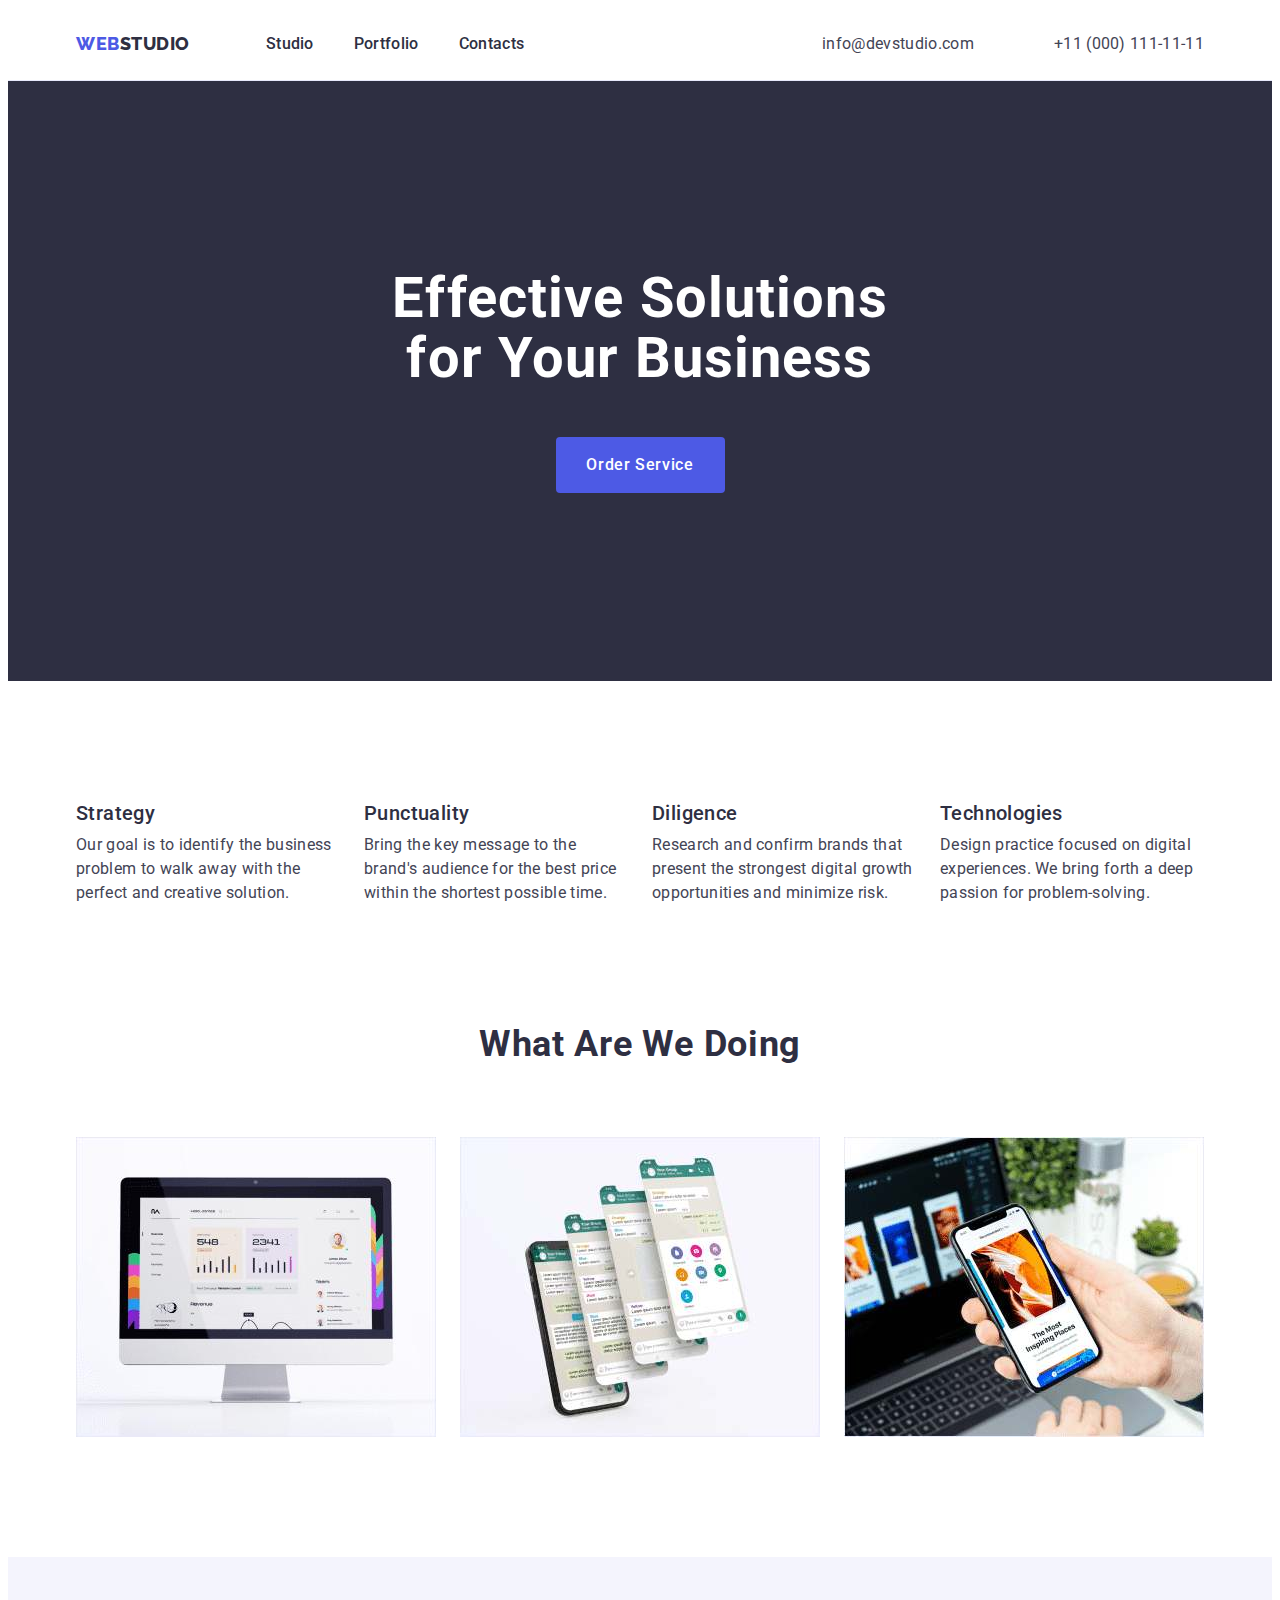
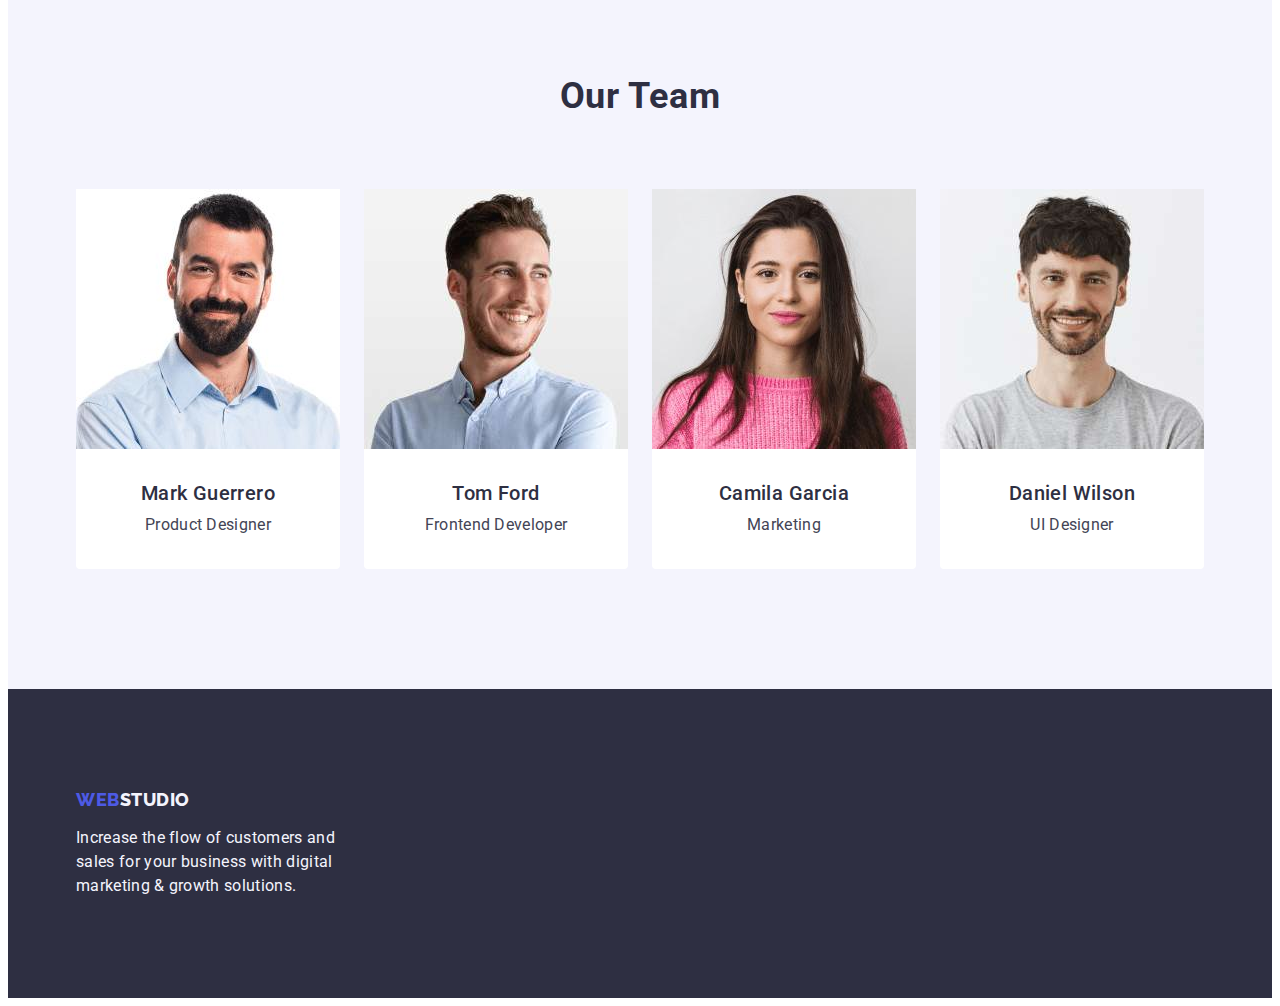
<file: index.html>
<!DOCTYPE html>
<html lang="en">
    <head>
        <meta charset="utf-8"/>
        <meta name="description" content="Effective Solutions for Your Business">
        <link rel="stylesheet" href="https://cdnjs.cloudflare.com/ajax/libs/modern-normalize/2.0.0/modern-normalize.min.css"
            integrity="sha512-4xo8blKMVCiXpTaLzQSLSw3KFOVPWhm/TRtuPVc4WG6kUgjH6J03IBuG7JZPkcWMxJ5huwaBpOpnwYElP/m6wg=="
            crossorigin="anonymous" referrerpolicy="no-referrer" />
        <link rel="preconnect" href="https://fonts.googleapis.com">
        <link rel="preconnect" href="https://fonts.gstatic.com" crossorigin>
        <link href="https://fonts.googleapis.com/css2?family=Raleway:wght@800&family=Roboto:wght@400;500;700;900&display=swap"
        rel="stylesheet">
        <link rel="stylesheet" href="./css/styles.css">
        <title>WEBSTUDIO</title>
    </head>
    
    <body >
        <header class="header">
            <div class="header_container container">
                <nav class="header-navigation">
                    <a class="header-logo link" href="./index.html">Web<span class="header-logo-span">Studio</span></a>
                    <ul class="navigation-list list">
                        <li class="navigation-list-item"><a class="navigation-list-link link" href="./index.html">Studio</a></li>
                        <li class="navigation-list-item"><a class="navigation-list-link link" href="./portfolio.html">Portfolio</a></li>
                        <li class="navigation-list-item"><a class="navigation-list-link link" href="">Contacts</a></li>
                    </ul>
                </nav>

                <address class="header-address">
                    <ul class="header-address-list list">
                        <li class="header-address-item">
                            <a class="header-address-link link" href="mailto:info@devstudio.com">info@devstudio.com</a>
                        </li>
                        <li class="header-address-item">
                            <a class="header-address-link link" href="tel:+110001111111">+11 (000) 111-11-11</a> 
                        </li>
                    </ul>
                </address>
            </div>
        </header>

        <main class="main">
            <section class="section-one">
                <div class="container">
                    <h1 class="section-one-title">Effective Solutions for Your Business</h1>
                    <button type="button" class="section-one-btn">Order Service</button>
                </div>
            </section>

            <section class="section-two">
                <div class="container">
                    <h2 class="visually-hidden">Info</h2>
                    <ul class="section-two-list list">
                        <li class="section-two-element">
                            <h3 class="title-general">Strategy</h3>
                            <p class="text-general">Our goal is to identify the business problem to walk away with the perfect and creative solution.</p>
                        </li>
                        <li class="section-two-element">
                            <h3 class="title-general">Punctuality</h3>
                            <p class="text-general">Bring the key message to the brand's audience for the best price within the shortest possible time.</p>
                        </li>
                        <li class="section-two-element">
                            <h3 class="title-general">Diligence</h3>
                            <p class="text-general">Research and confirm brands that present the strongest digital growth opportunities and minimize risk.</p>
                        </li>
                        <li class="section-two-element">
                            <h3 class="title-general">Technologies</h3>
                            <p class="text-general">Design practice focused on digital experiences. We bring forth a deep passion for problem-solving.</p>
                        </li>
                    </ul>
                </div>
            </section>

            <section class="section-three">
                <div class="container">
                    <h2 class="section-three-title">What are we doing</h2>
                    <ul class="section-three-list list">
                        <li class="section-three-element">
                            <img src="./images/img_1.jpg" width="360" height="300" alt="Analytics"/>
                        </li>
                        <li class="section-three-element">
                            <img src="./images/img_2.jpg" width="360" height="300" alt="Message"/>
                        </li>
                        <li class="section-three-element">
                            <img src="./images/img_3.jpg" width="360" height="300" alt="News"/>
                        </li>
                    </ul>
                </div>
            </section>

            <section class="section-four">
                <div class="container">
                    <h2 class="section-four-title">Our Team</h2>
                    <ul class="section-four-list list">
                        <li class="section-four-item">
                            <img src="./images/Team_Card_1.jpg" width="264" height="260" alt="Mark Guerrero"/>
                            <div class="container-title">
                                <h3 class="title-general">Mark Guerrero</h3>
                                <p class="text-general">Product Designer</p>
                            </div>
                        </li>
                        <li class="section-four-item">
                            <img src="./images/Team_Card_2.jpg" width="264" height="260" alt="Tom Ford"/>
                            <div class="container-title">
                                <h3 class="title-general">Tom Ford</h3>
                                <p class="text-general">Frontend Developer</p>
                            </div>
                        </li>
                        <li class="section-four-item">
                            <img src="./images/Team_Card_3.jpg" width="264" height="260" alt="Camila Garcia"/>
                            <div class="container-title">
                                <h3 class="title-general">Camila Garcia</h3>
                                <p class="text-general">Marketing</p>
                            </div>
                        </li>
                        <li class="section-four-item">
                            <img src="./images/Team_Card_4.jpg" width="264" height="260" alt="Daniel Wilson"/>
                            <div class="container-title">
                                <h3 class="title-general">Daniel Wilson</h3>
                                <p class="text-general">UI Designer</p>
                            </div>
                        </li>
                    </ul>
                </div>
            </section>

        </main>

        <footer class="footer">
            <div class="container">
                <a class="footer-logo-link link" href="./index.html">Web<span class="foote-logo-span">Studio</span></a>
                <p class="footer-logo-text">Increase the flow of customers and sales for your business with digital marketing & growth solutions.</p>
            </div>
        </footer>

    </body>
</html>
</file>
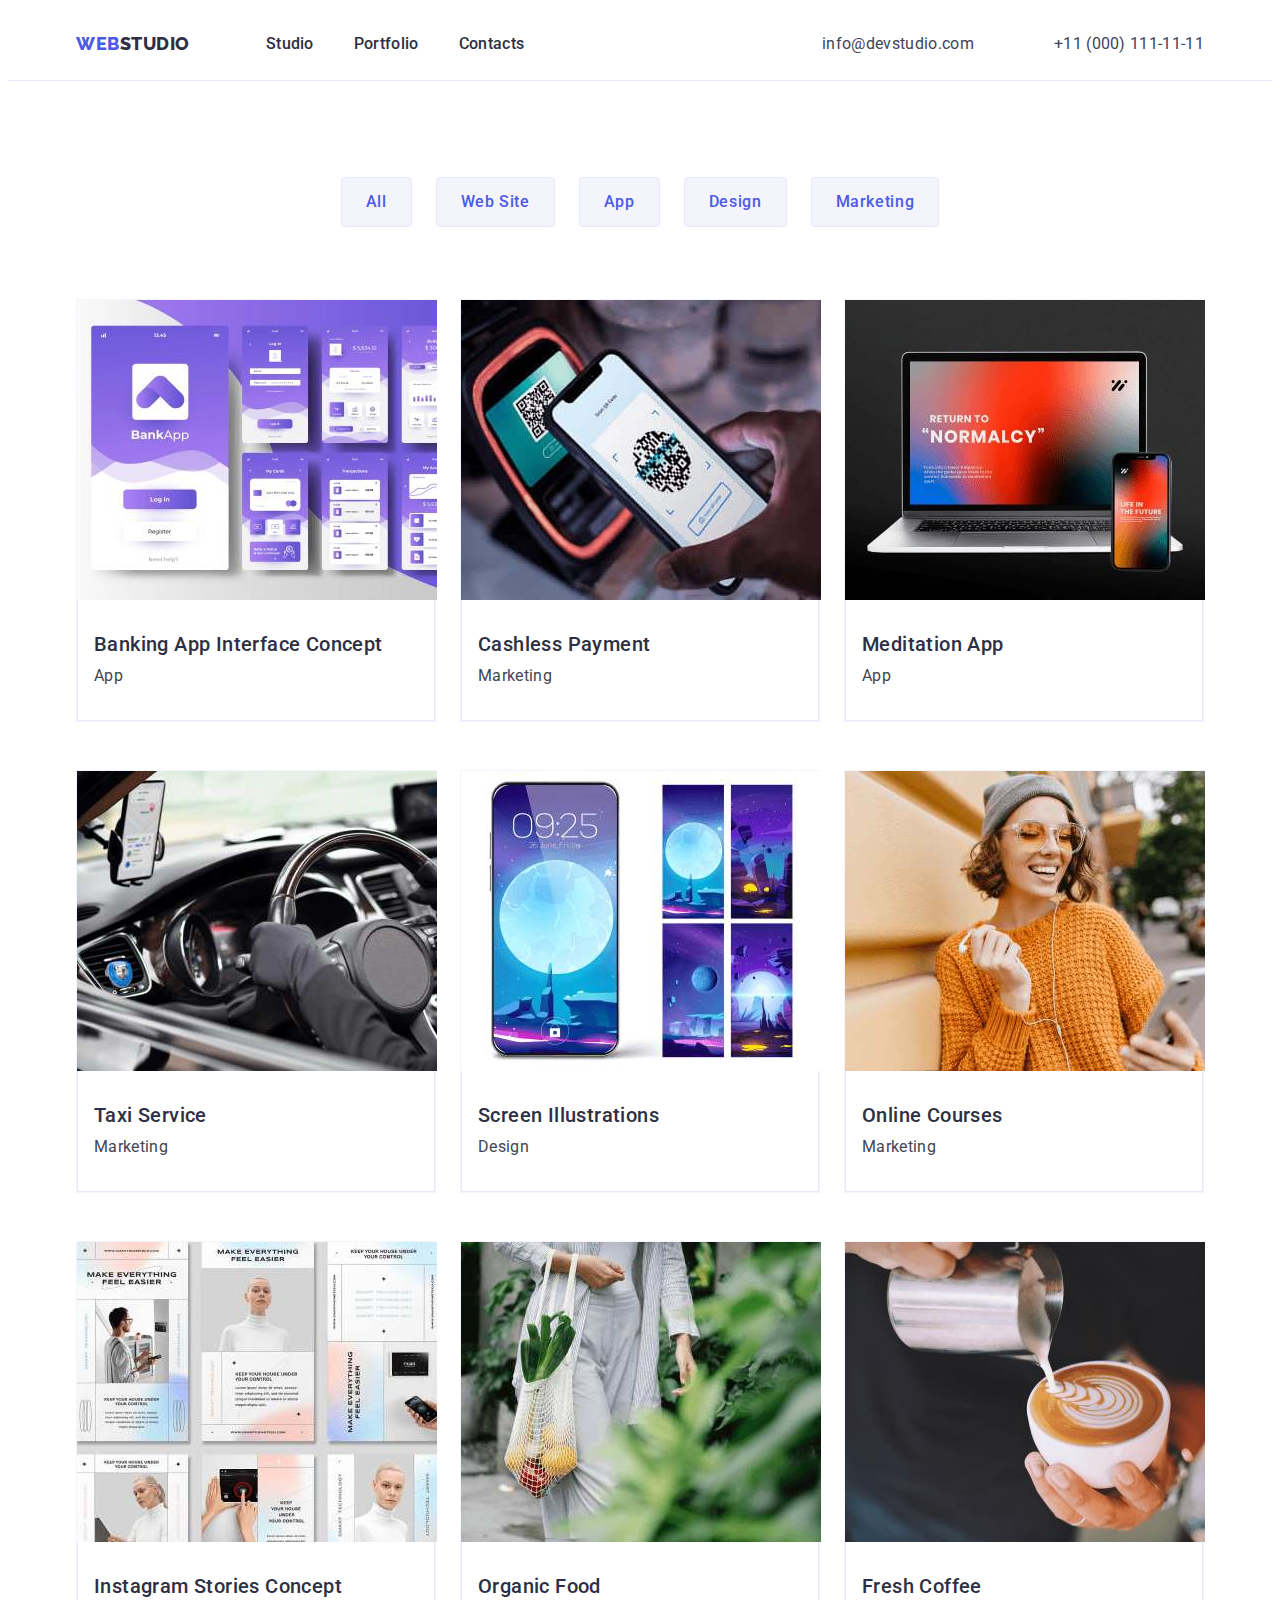
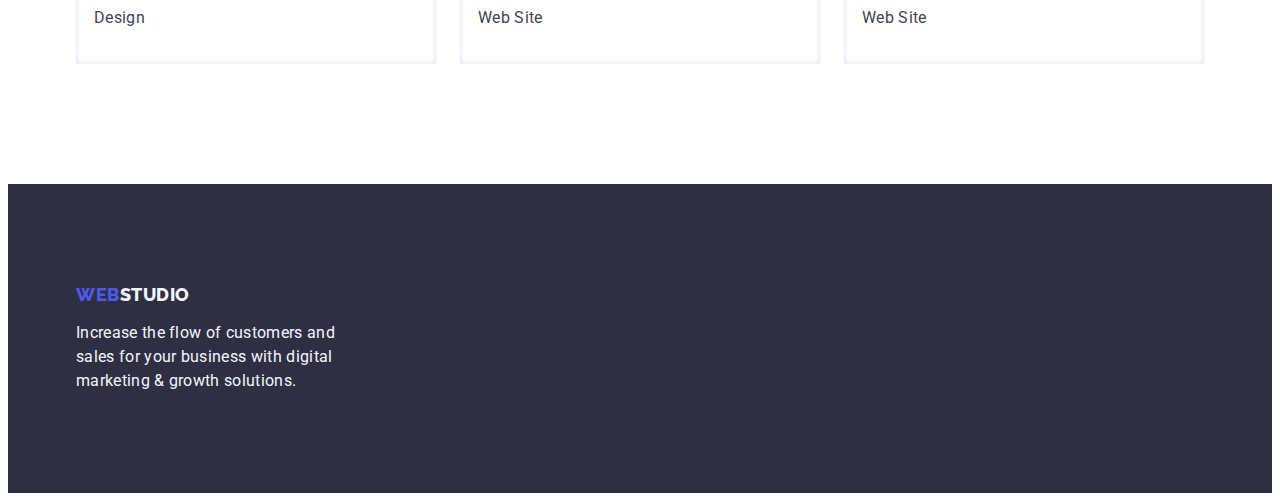
<file: portfolio.html>
<!DOCTYPE html>
<html lang="en">
    <head>
        <meta charset="utf-8"/>
        <meta name="description" content="Portfolio"/>
        <link rel="stylesheet" href="https://cdnjs.cloudflare.com/ajax/libs/modern-normalize/2.0.0/modern-normalize.min.css"
            integrity="sha512-4xo8blKMVCiXpTaLzQSLSw3KFOVPWhm/TRtuPVc4WG6kUgjH6J03IBuG7JZPkcWMxJ5huwaBpOpnwYElP/m6wg=="
            crossorigin="anonymous" referrerpolicy="no-referrer" />
        <link rel="preconnect" href="https://fonts.googleapis.com">
        <link rel="preconnect" href="https://fonts.gstatic.com" crossorigin>
        <link href="https://fonts.googleapis.com/css2?family=Raleway:wght@800&family=Roboto:wght@400;500;700;900&display=swap" 
        rel="stylesheet">
        <link rel="stylesheet" href="./css/styles.css" />
        <title>Portfolio</title>
    </head>

    <body>
        <header class="header">
            <div class="header_container container">
                <nav class="header-navigation">
                    <a class="header-logo link" href="./index.html">Web<span class="header-logo-span">Studio</span></a>
                    <ul class="navigation-list list">
                        <li class="navigation-list-item"><a class="navigation-list-link link" href="./index.html">Studio</a>
                        </li>
                        <li class="navigation-list-item"><a class="navigation-list-link link"
                            href="./portfolio.html">Portfolio</a></li>
                        <li class="navigation-list-item"><a class="navigation-list-link link" href="">Contacts</a></li>
                    </ul>
                </nav>
    
                <address class="header-address">
                    <ul class="header-address-list list">
                        <li class="header-address-item">
                            <a class="header-address-link link" href="mailto:info@devstudio.com">info@devstudio.com</a>
                        </li>
                        <li class="header-address-item">
                            <a class="header-address-link link" href="tel:+110001111111">+11 (000) 111-11-11</a>
                        </li>
                    </ul>
                </address>
            </div>
        </header>

        <main>
            <section class="portfolio">
                <div class="container">
                    <h1 class="visually-hidden">.</h1>
                    <ul class="portfolio-menu-list list">
                        <li>
                           <button type="button" class="portfolio-menu-item-btn">All</button>
                        </li>
                        <li>
                           <button type="button" class="portfolio-menu-item-btn">Web Site</button>
                        </li>
                        <li>
                           <button type="button" class="portfolio-menu-item-btn">App</button>
                        </li>
                        <li>
                           <button type="button" class="portfolio-menu-item-btn">Design</button>
                        </li>
                        <li>
                           <button type="button" class="portfolio-menu-item-btn">Marketing</button>
                        </li>
                    </ul>
            
                    <ul class="portfolio-list list">
                        <li class="portfolio-item">
                            <a class="portfolio-item-link link" href="">
                                <img class="portfolio-item-img" src="./images/img_4.jpg" width="360" height="300" alt="Banking App Interface"/>
                                <div class="portfolio-item-card">
                                    <h2 class="portfolio-item-title">Banking App Interface Concept</h2>
                                    <p class="text-general">App</p>
                                </div>
                            </a>
                        </li>
                        <li class="portfolio-item">
                            <a class="portfolio-item-link link" href="">
                                <img class="portfolio-item-img" src="./images/img_5.jpg" width="360" height="300" alt="Cashless Payment"/>
                                <div class="portfolio-item-card">
                                    <h2 class="portfolio-item-title">Cashless Payment</h2>
                                    <p class="text-general">Marketing</p>
                                </div>
                            </a>
                        </li>
                        <li class="portfolio-item">
                            <a class="portfolio-item-link link" href="">
                                <img class="portfolio-item-img" src="./images/img_6.jpg" width="360" height="300" alt="Meditation App"/>
                                <div class="portfolio-item-card">
                                    <h2 class="portfolio-item-title">Meditation App</h2>
                                    <p class="text-general">App</p>
                                </div>                       </a>
                        </li>
                        <li class="portfolio-item">
                            <a class="portfolio-item-link link" href="">
                                <img class="portfolio-item-img" src="./images/img_7.jpg" width="360" height="300" alt="Taxi Service"/>
                                <div class="portfolio-item-card">
                                    <h2 class="portfolio-item-title">Taxi Service</h2>
                                    <p class="text-general">Marketing</p>
                                </div>
                            </a>
                        </li>
                        <li class="portfolio-item">
                            <a class="portfolio-item-link link" href="">
                                <img class="portfolio-item-img" src="./images/img_8.jpg" width="360" height="300" alt="Screen Illustrations"/>
                                <div class="portfolio-item-card">
                                    <h2 class="portfolio-item-title">Screen Illustrations</h2>
                                    <p class="text-general">Design</p>
                                </div>                          </a>
                        </li>
                        <li class="portfolio-item">
                            <a class="portfolio-item-link link" href="">
                                <img class="portfolio-item-img" src="./images/img_9.jpg" width="360" height="300" alt="Online Courses"/>
                                <div class="portfolio-item-card">
                                    <h2 class="portfolio-item-title">Online Courses</h2>
                                    <p class="text-general">Marketing</p>
                                </div>
                            </a>
                        </li>
                        <li class="portfolio-item">
                            <a class="portfolio-item-link link" href="">
                                <img class="portfolio-item-img" src="./images/img_10.jpg" width="360" height="300" alt="Instagram Stories Concept"/>
                                <div class="portfolio-item-card">
                                    <h2 class="portfolio-item-title">Instagram Stories Concept</h2>
                                    <p class="text-general">Design</p>
                                </div>                          </a>
                        </li>
                        <li class="portfolio-item">
                            <a class="portfolio-item-link link" href="">
                                <img src="./images/img_11.jpg" width="360" height="300" alt="Organic Food"/>
                                <div class="portfolio-item-card">
                                    <h2 class="portfolio-item-title">Organic Food</h2>
                                    <p class="text-general">Web Site</p>
                                </div>
                            </a>
                        </li>
                        <li class="portfolio-item">
                            <a class="portfolio-item-link link" href="">
                                <img src="./images/img_12.jpg" width="360" height="300" alt="Fresh Coffee"/>
                                <div class="portfolio-item-card">
                                    <h2 class="portfolio-item-title">Fresh Coffee</h2>
                                    <p class="text-general">Web Site</p>
                                </div>
                            </a>
                        </li>
                    </ul>
                </div>
            </section>
        </main>

        <footer class="footer">
            <div class="container">
                <a class="footer-logo-link link" href="./index.html">Web<span class="foote-logo-span">Studio</span></a>
                <p class="footer-logo-text">Increase the flow of customers and sales for your business with digital marketing & growth solutions.</p>
            </div>
        </footer>
    </body>
</html>
</file>
<file: css/styles.css>
:root {
    --primary-font: "Roboto", sans-serif;
    --logo-font: "Raleway", sans-serif;
    --slate: #434455;
    --navyblue: #2E2F42;
    --white: #FFFFFF;
    --iris: #4D5AE5;
    --cloud: #F4F4FD;
    --ocean: #404BBF;
}

*,
*::before,
*::after {
    box-sizing: border-box;
}

body {
    font-family: var(--primary-font);
    color: var(--slate);
    background-color: var(--white);
}

/** ---------------------Reset-----------------**/

h1, h2, h3, h4, h5,h6, p {
    margin: 0;
}

ul {
  margin: 0;
  padding: 0;
}

img {
    display: block;

}

.container {
    width: 1158px;
    margin-left: auto;
    margin-right: auto;
    padding-left: 15px;
    padding-right: 15px;
}

.list {
    list-style: none;
}

.link {
    text-decoration: none;
}

.link:active {
    color: var(--ocean);
}

.visually-hidden {
    position: absolute;
    width: 1px;
    height: 1px;
    margin: -1px;
    border: 0;
    padding: 0;
    white-space: nowrap;
    clip-path: inset(100%);
    clip: rect(0 0 0 0);
    overflow: hidden;
}

/** ------------------HEADER----------------- */
.header {
    padding-left: 0px;
    padding-right: 0px;
    border-bottom: 1px solid #e7e9fc;
}
.header_container {
    display: flex;
    align-items: center;
    justify-content: space-between;
}

.header-navigation {
    display: flex;
    align-items: center;
}

.header-logo {
    font-family: var(--logo-font);
    font-weight:800;
    font-size: 18px;
    line-height: 1.17;
    letter-spacing: 0.03em;
    text-transform: uppercase;
    color: var(--iris);
    margin-right: 76px;
  }

.header-logo-span {
    color: var(--navyblue);
}

.navigation-list {
    display: flex;
    gap: 40px;
}

.navigation-list-item {
    padding: 24px 0;
}

.navigation-list-link {
    font-weight: 500;
    font-size: 16px;
    line-height: 1.5;
    letter-spacing: 0.02em;
    color: var(--navyblue);
    padding: 24px 0;
}

.navigation-list-link:hover, .navigation-list-link:focus {
    color: var(--ocean);
}

.header-address {
    font-style: normal;
}

.header-address-list {
    display: flex;
    gap: 40px;
}

.header-address-link {
    line-height: 1.5;
    letter-spacing: 0.02em;
    color: var(--slate);
}

.header-address-list:hover, .header-address-list:focus {
    color: var(--ocean);
}

.header-address-item {
margin-left: 40px;
}

/*! ------------------------section-one------------*/


.section-one {
    background-color: var(--navyblue);
    padding-top: 188px;
    padding-bottom: 188px;
}

.section-one-title {
    font-size: 56px;
    line-height: 1.07;
    text-align: center;
    letter-spacing: 0.02em;
    color: var(--white);
    max-width: 496px;
    margin-left: auto;
    margin-right: auto;
}

.section-one-btn {
    font-family: var(--primary-font);
    background-color: var(--iris);
    font-weight:500;
    font-size: 16px;
    line-height: 1.5;
    letter-spacing: 0.04em;
    color: var(--white);
    cursor: pointer;
    display: block;
    margin-left: auto;
    margin-right: auto;
    min-width: 169px;
    height: 56px;
    border-radius: 4px;
    border: none;
    margin-top: 48px;
}

.section-one-btn:hover, section-one-btn:focus{
    background-color: var(--ocean);
}

/*!--------------------------section-two----------------*/

.title-general {
    font-weight:500;
    font-size:20px;
    line-height: 1.2;
    letter-spacing: 0.02em;
    color: var(--navyblue);
}

.text-general {
    font-size: 16px;
    line-height: 1.5;
    letter-spacing: 0.02em;
    color: var(--slate);
}

.section-two {
    padding: 120px 0;
}

.section-two-list {
    display: flex;
    gap: 24px;
    justify-content: space-between;
}
    
.title-general {
    margin-bottom: 8px;
}

.section-two-element {
    width: calc((100% - 3 * 24px) / 4);
}

/*!------------------------section-three-------------------*/

.section-three {
    padding-bottom: 120px;
}

.section-three-title {
    font-size: 36px;
    line-height: 1.11;
    text-align: center;
    letter-spacing: 0.02em;
    text-transform: capitalize;
    color: var(--navyblue);
    margin-bottom: 72px;
}

.section-three-list {
    display: flex;
    flex-wrap: wrap;
    flex-direction: row;
    gap: 24px;
}

.section-three-element {
    flex-basis: calc((100% - 3 * 24px) / 3);
}

/*!------------------------section-four------------------*/

.section-four {
    background-color: var(--cloud);
    padding: 120px 0;
}

.section-four-list {
    display: flex;
    justify-content:space-between;
    align-items: center;
    border-radius: 0px 0px 4px 4px;
    gap: 24px;
}

.section-four-item {
    background-color: var(--white);
    text-align: center;
    flex-basis: calc((100% - 3 * 24px) / 4);
    border-radius: 0px 0px 4px 4px;
}

.section-four-title {
    font-size: 36px;
    line-height: 1.11;
    text-align: center;
    letter-spacing: 0.02em;
    text-transform: capitalize;
    color: var(--navyblue);
    margin-bottom: 72px;
}

.container-title {
    padding: 32px 0;
}

/*!------------------------footer-------------------*/

.footer {
    background-color: var(--navyblue);
    padding: 100px 0;
}

.footer-logo-link {
    font-family: var(--logo-font);
    font-weight: 800;
    font-size: 18px;
    line-height: 1.17;
    letter-spacing: 0.03em;
    text-transform: uppercase;
    color: var(--iris);
}

.foote-logo-span {
    color: var(--cloud);
}

.footer-logo-text {
    line-height: 1.5;
    color: var(--cloud);
    letter-spacing: 0.02em;
    max-width: 264px;
}

.footer-logo-link {
    display: inline-block;
    margin-bottom: 16px;
    max-width: 264px;
}

/*!------------------------section--portfolio-------------------*/

.portfolio {
    padding: 96px 0 120px 0;
}

.portfolio-menu-list {
    display: flex;
    gap: 24px;
    justify-content: center;
    margin-bottom: 72px;
}
.portfolio-menu-item-btn {
    font-family: var(--primary-font);
    font-weight: 500;
    font-size: 16px;
    line-height: 1.5;
    letter-spacing: 0.04em;
    color: var(--iris);
    background-color: var(--cloud);
    text-align: center;
    cursor: pointer;
    padding: 12px 24px 12px;
    border-radius: 4px;
    border: 1px solid var(--cornflower, #E7E9FC);
}

.portfolio-menu-item-btn:hover, 
.portfolio-menu-item-btn:focus {
    color: var(--white);
    background-color: var(--ocean);
    border: 1px solid transparent;
}

.portfolio-list {
    display: flex;
    flex-wrap: wrap;
    gap: 24px;
    row-gap: 48px;
    justify-content: center;
}

.portfolio-item {
border: 0.5px solid var(--cloud, #F4F4FD);
width: calc((100% - 2 * 24px) / 3);
}

.portfolio-item-img {
    object-fit: cover;
}
.portfolio-item-card {
padding: 32px 16px;
border: 1px solid #e7e9fc;
border-top:none;
}

.portfolio-item-title {
    font-weight: 500;
    font-size: 20px;
    line-height: 1.2;
    letter-spacing: 0.02em;
    color: var(--navyblue);
    margin-bottom: 8px;
}
</file>
